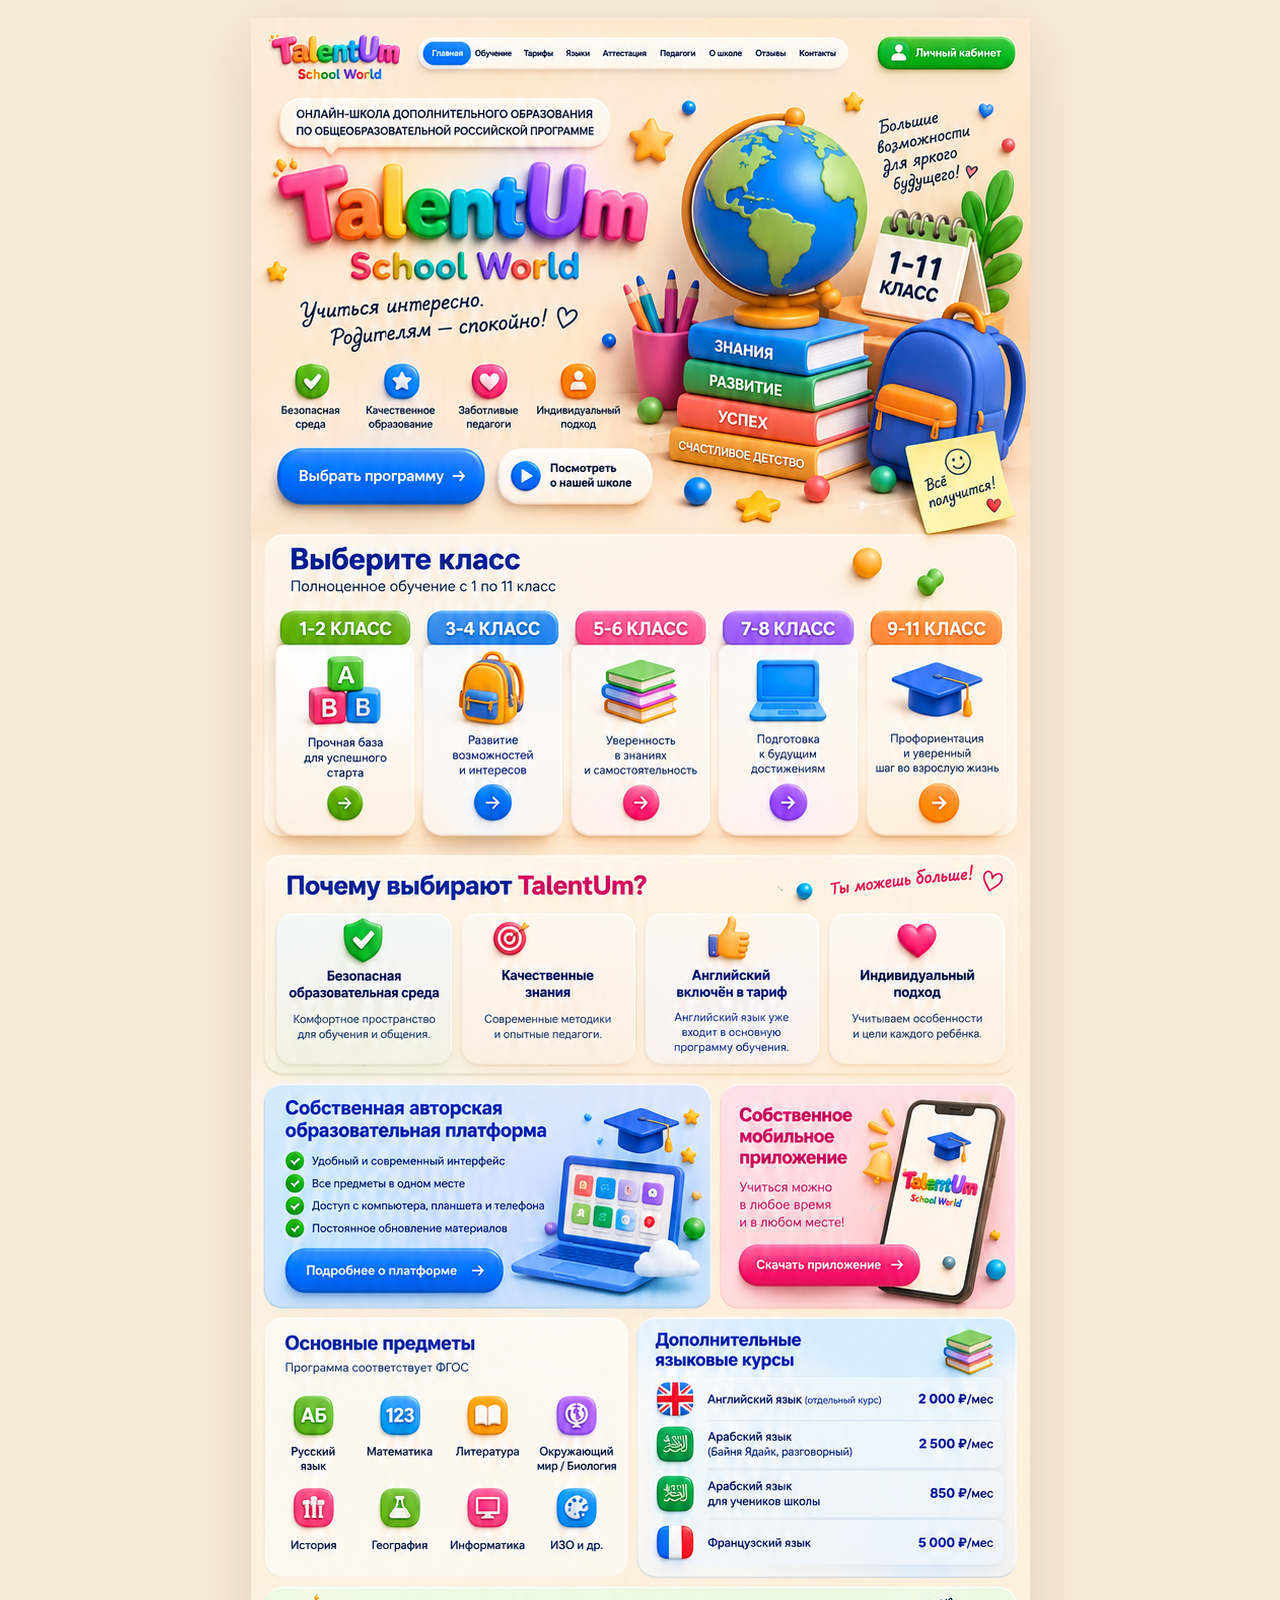
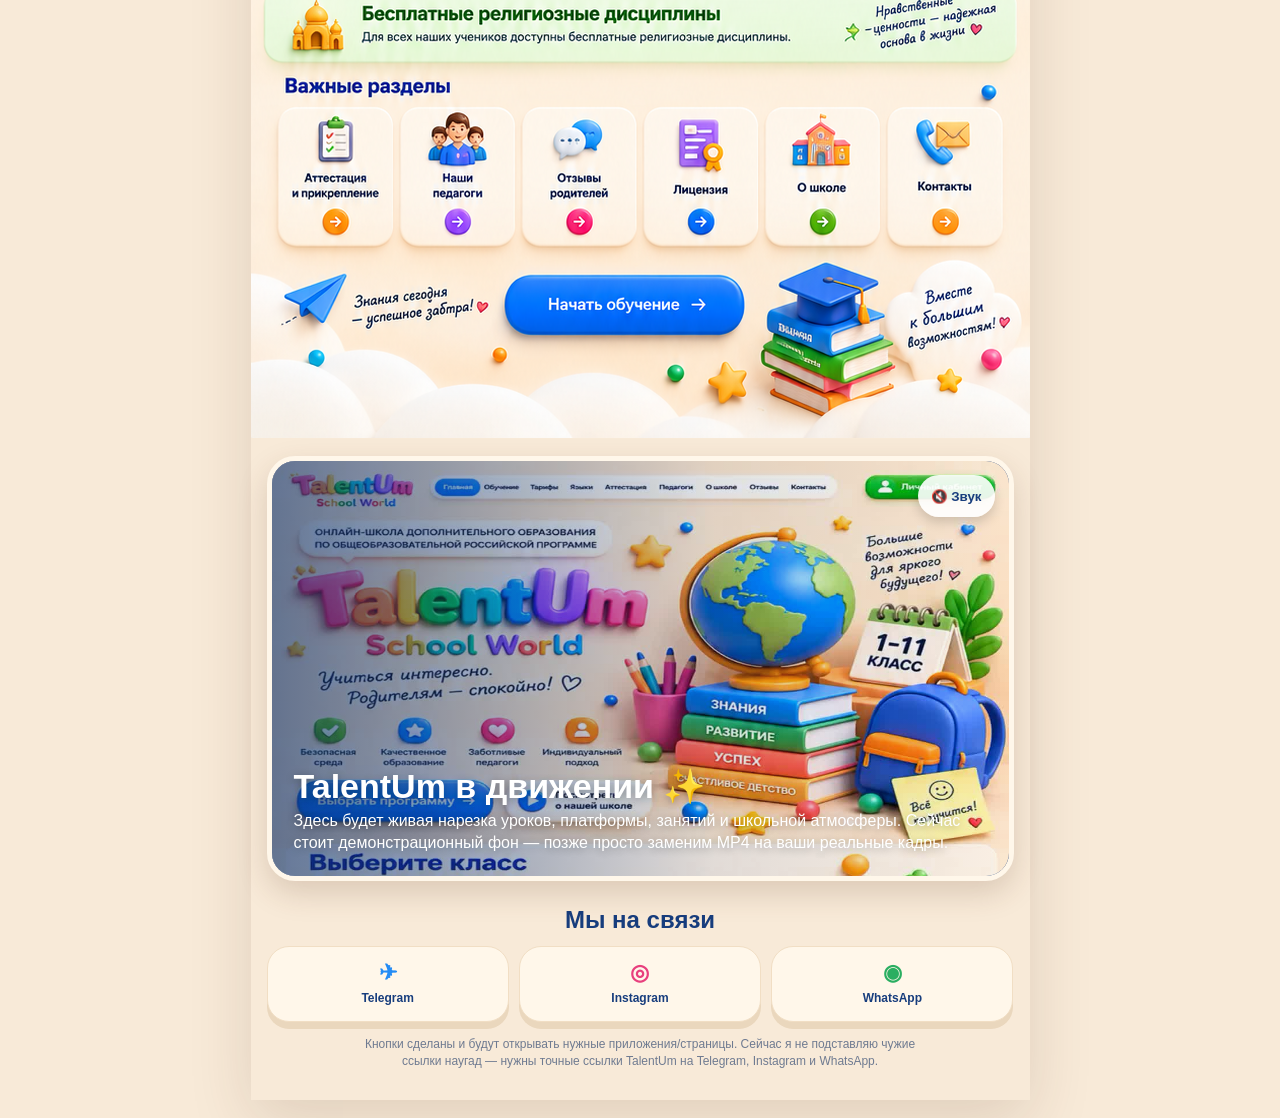
<file: index.html>
<!doctype html>
<html lang="ru">
<head>
<meta charset="utf-8">
<meta name="viewport" content="width=device-width,initial-scale=1,viewport-fit=cover">
<title>TalentUm School World</title>
<meta name="theme-color" content="#f8ead8">
<style>
*{box-sizing:border-box}html{background:#f8ead8}body{margin:0;background:#f8ead8;font-family:Arial,sans-serif;color:#173d7d;display:flex;justify-content:center}.site{width:min(100%,779px);position:relative}.page{position:relative;width:100%;line-height:0}.page>img{display:block;width:100%;height:auto}.hot{position:absolute;display:block;border-radius:18px;outline:0}.hot:focus-visible{box-shadow:0 0 0 4px rgba(40,125,255,.55)}
/* top nav */
.h-edu{left:25.3%;top:.7%;width:8%;height:1.8%}.h-price{left:34%;top:.7%;width:6%;height:1.8%}.h-lang{left:40.5%;top:.7%;width:6%;height:1.8%}.h-att{left:47%;top:.7%;width:8%;height:1.8%}.h-teach{left:56%;top:.7%;width:7%;height:1.8%}.h-about{left:64%;top:.7%;width:7%;height:1.8%}.h-rev{left:72%;top:.7%;width:6%;height:1.8%}.h-cont{left:79%;top:.7%;width:7%;height:1.8%}.h-login{left:85%;top:.3%;width:13%;height:2.2%}
/* hero */
.h-program{left:3%;top:16.2%;width:29%;height:3.7%}.h-about2{left:33%;top:16.2%;width:25%;height:3.7%}
/* class cards */
.h-c1{left:2.5%;top:23.2%;width:18%;height:9.3%}.h-c2{left:21%;top:23.2%;width:18%;height:9.3%}.h-c3{left:39.5%;top:23.2%;width:18%;height:9.3%}.h-c4{left:58%;top:23.2%;width:18%;height:9.3%}.h-c5{left:76.5%;top:23.2%;width:20%;height:9.3%}
/* platform */
.h-platform{left:2.5%;top:47.5%;width:55%;height:9.7%}.h-app{left:59%;top:47.5%;width:38%;height:9.7%}.h-langs{left:48%;top:58.7%;width:48%;height:10.6%}
/* important */
.h-att2{left:3%;top:75.5%;width:15%;height:8.2%}.h-teach2{left:19%;top:75.5%;width:15%;height:8.2%}.h-rev2{left:35%;top:75.5%;width:15%;height:8.2%}.h-lic{left:51%;top:75.5%;width:15%;height:8.2%}.h-about3{left:67%;top:75.5%;width:14%;height:8.2%}.h-cont2{left:82%;top:75.5%;width:15%;height:8.2%}.h-start{left:31%;top:87.1%;width:38%;height:3.9%}
.extra{padding:18px 16px 30px;background:#f8ead8}.video-card{position:relative;overflow:hidden;border-radius:28px;background:#173d7d;box-shadow:0 12px 30px rgba(86,52,25,.18);border:5px solid #fff7ea}.video-card video{width:100%;aspect-ratio:16/9;object-fit:cover;display:block;filter:saturate(1.06)}.video-shade{position:absolute;inset:0;background:linear-gradient(90deg,rgba(13,49,106,.64),rgba(13,49,106,.12) 60%,rgba(13,49,106,.02));pointer-events:none}.video-copy{position:absolute;left:22px;bottom:22px;right:22px;color:#fff;text-shadow:0 2px 8px rgba(0,0,0,.3)}.video-copy b{display:block;font-size:clamp(20px,5vw,34px);line-height:1.05;margin-bottom:6px}.video-copy span{font-size:clamp(12px,2.7vw,16px);line-height:1.35}.sound{position:absolute;right:14px;top:14px;border:0;border-radius:999px;background:rgba(255,255,255,.9);color:#173d7d;font-weight:800;padding:10px 13px;min-height:42px;box-shadow:0 5px 12px rgba(0,0,0,.16)}
.social-title{text-align:center;font-size:24px;font-weight:900;margin:25px 0 12px}.social-row{display:grid;grid-template-columns:repeat(3,1fr);gap:10px}.social{min-height:76px;border:0;border-radius:22px;background:#fff7ea;color:#173d7d;text-decoration:none;display:flex;flex-direction:column;align-items:center;justify-content:center;font-weight:900;box-shadow:0 7px 0 #ead7bd;border:1px solid #f1dec4;transition:.18s transform}.social strong{font-size:22px;line-height:1}.social span{font-size:12px;margin-top:7px}.social.tg strong{color:#248cf5}.social.ig strong{color:#e83f7d}.social.wa strong{color:#2aae61}.social-note{font-size:12px;line-height:1.45;color:#6f7b91;text-align:center;margin:14px auto 0;max-width:560px}.toast{display:none;margin-top:12px;border-radius:16px;background:#fff1d8;padding:12px 14px;color:#6b5537;font-size:13px;line-height:1.4;text-align:center}.toast.show{display:block}
@media(hover:hover){.social:hover{transform:translateY(-2px)}}@media(max-width:520px){.extra{padding:12px 10px 24px}.video-card{border-radius:22px;border-width:3px}.video-copy{left:15px;bottom:15px;right:15px}.social-row{gap:7px}.social{min-height:68px;border-radius:18px}.social span{font-size:11px}.sound{right:9px;top:9px;padding:8px 10px;font-size:12px}}
@media(min-width:900px){body{padding:18px 0}.site{box-shadow:0 20px 60px rgba(77,44,18,.14)}}
</style>
</head>
<body>
<main class="site">
<section class="page">
<img src="home-design.png" alt="TalentUm School World — главная страница">
<a class="hot h-edu" href="education.html" aria-label="Обучение"></a><a class="hot h-price" href="pricing.html" aria-label="Тарифы"></a><a class="hot h-lang" href="languages.html" aria-label="Языки"></a><a class="hot h-att" href="attestation.html" aria-label="Аттестация"></a><a class="hot h-teach" href="teachers.html" aria-label="Педагоги"></a><a class="hot h-about" href="about.html" aria-label="О школе"></a><a class="hot h-rev" href="reviews.html" aria-label="Отзывы"></a><a class="hot h-cont" href="contacts.html" aria-label="Контакты"></a><a class="hot h-login" href="contacts.html" aria-label="Личный кабинет"></a>
<a class="hot h-program" href="education.html" aria-label="Выбрать программу"></a><a class="hot h-about2" href="about.html" aria-label="Посмотреть о школе"></a>
<a class="hot h-c1" href="education.html#1-2" aria-label="1–2 класс"></a><a class="hot h-c2" href="education.html#3-4" aria-label="3–4 класс"></a><a class="hot h-c3" href="education.html#5-6" aria-label="5–6 класс"></a><a class="hot h-c4" href="education.html#7-8" aria-label="7–8 класс"></a><a class="hot h-c5" href="education.html#9-11" aria-label="9–11 класс"></a>
<a class="hot h-platform" href="platform.html" aria-label="Наша платформа"></a><a class="hot h-app" href="platform.html#app" aria-label="Мобильное приложение"></a><a class="hot h-langs" href="languages.html" aria-label="Языковые курсы"></a>
<a class="hot h-att2" href="attestation.html" aria-label="Аттестация и прикрепление"></a><a class="hot h-teach2" href="teachers.html" aria-label="Педагоги"></a><a class="hot h-rev2" href="reviews.html" aria-label="Отзывы родителей"></a><a class="hot h-lic" href="license.html" aria-label="Лицензия"></a><a class="hot h-about3" href="about.html" aria-label="О школе"></a><a class="hot h-cont2" href="contacts.html" aria-label="Контакты"></a><a class="hot h-start" href="contacts.html" aria-label="Начать обучение"></a>
</section>
<section class="extra">
<div class="video-card">
<video id="schoolVideo" autoplay muted loop playsinline poster="video-poster.jpg" aria-label="Видео о TalentUm"><source src="school-preview.mp4" type="video/mp4"></video>
<div class="video-shade"></div><div class="video-copy"><b>TalentUm в движении ✨</b><span>Здесь будет живая нарезка уроков, платформы, занятий и школьной атмосферы. Сейчас стоит демонстрационный фон — позже просто заменим MP4 на ваши реальные кадры.</span></div><button class="sound" id="soundBtn" type="button" aria-label="Включить звук">🔇 Звук</button>
</div>
<div class="social-title">Мы на связи</div>
<div class="social-row">
<a class="social tg" href="#" data-social="telegram" aria-label="Telegram"><strong>✈</strong><span>Telegram</span></a>
<a class="social ig" href="#" data-social="instagram" aria-label="Instagram"><strong>◎</strong><span>Instagram</span></a>
<a class="social wa" href="#" data-social="whatsapp" aria-label="WhatsApp"><strong>◉</strong><span>WhatsApp</span></a>
</div>
<div id="socialToast" class="toast" role="status" aria-live="polite">Кнопка уже готова. Пришли мне ссылку на этот аккаунт — я вставлю её, и переход будет работать сразу.</div>
<p class="social-note">Кнопки сделаны и будут открывать нужные приложения/страницы. Сейчас я не подставляю чужие ссылки наугад — нужны точные ссылки TalentUm на Telegram, Instagram и WhatsApp.</p>
</section>
</main>
<script>
(function(){
const socialLinks={telegram:'',instagram:'',whatsapp:''};
const toast=document.getElementById('socialToast');
document.querySelectorAll('[data-social]').forEach(a=>a.addEventListener('click',e=>{const url=socialLinks[a.dataset.social];if(url){a.href=url;a.target='_blank';return;}e.preventDefault();toast.classList.add('show');setTimeout(()=>toast.classList.remove('show'),4200);}));
const v=document.getElementById('schoolVideo'),b=document.getElementById('soundBtn');b.addEventListener('click',()=>{v.muted=!v.muted;b.textContent=v.muted?'🔇 Звук':'🔊 Без звука';});
})();
</script>
</body></html>
</file>
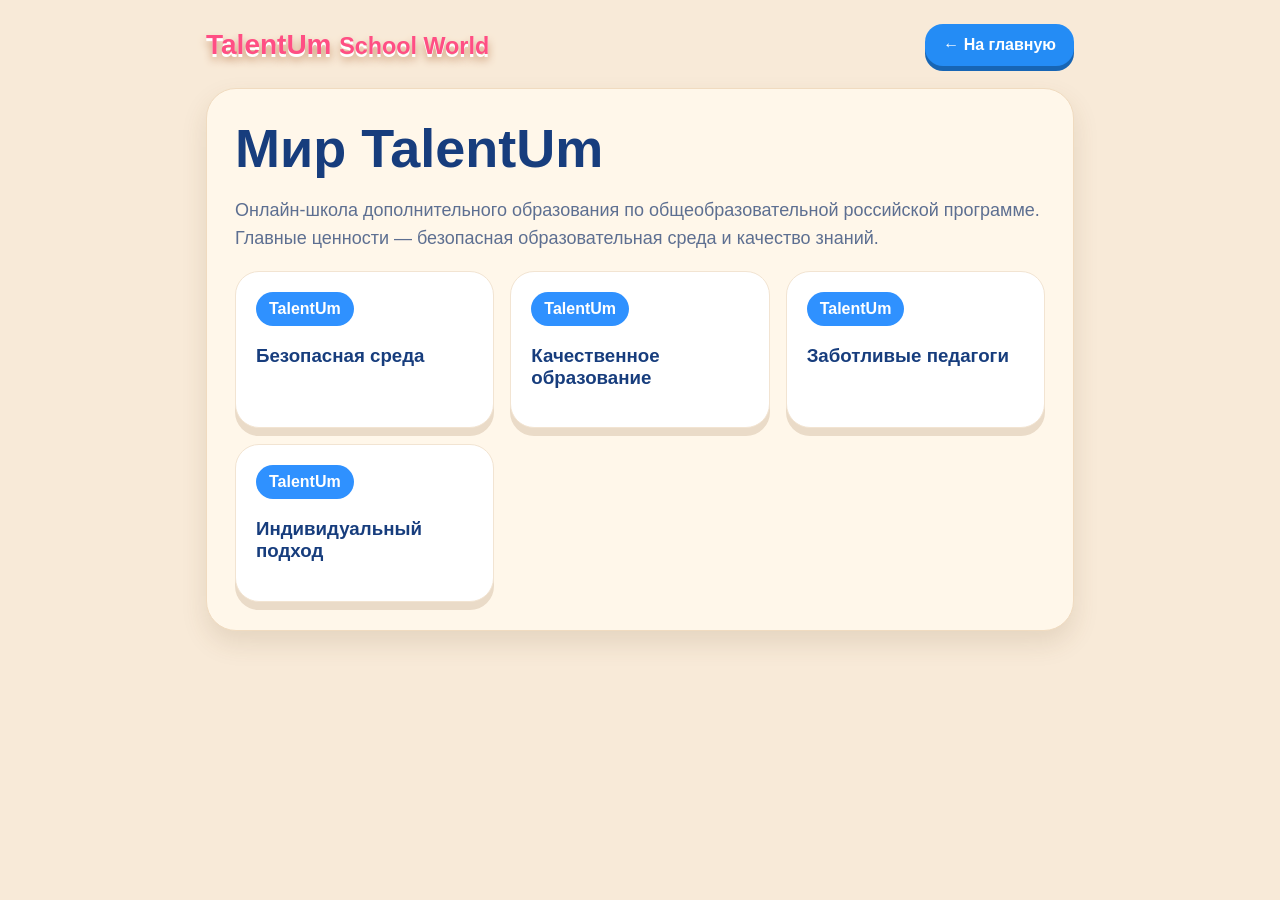
<file: about.html>
<!doctype html><html lang="ru"><head><meta charset="utf-8"><meta name="viewport" content="width=device-width,initial-scale=1"><title>Мир TalentUm — TalentUm</title><link rel="stylesheet" href="style.css"></head><body><div class="wrap"><div class="top"><div class="logo">TalentUm <small>School World</small></div><a class="back" href="index.html">← На главную</a></div><section class="hero"><h1>Мир TalentUm</h1><p>Онлайн-школа дополнительного образования по общеобразовательной российской программе. Главные ценности — безопасная образовательная среда и качество знаний.</p><div class="grid"><div class="card"><span class="badge">TalentUm</span><h3>Безопасная среда</h3></div><div class="card"><span class="badge">TalentUm</span><h3>Качественное образование</h3></div><div class="card"><span class="badge">TalentUm</span><h3>Заботливые педагоги</h3></div><div class="card"><span class="badge">TalentUm</span><h3>Индивидуальный подход</h3></div></div></section></div></body></html>
</file>
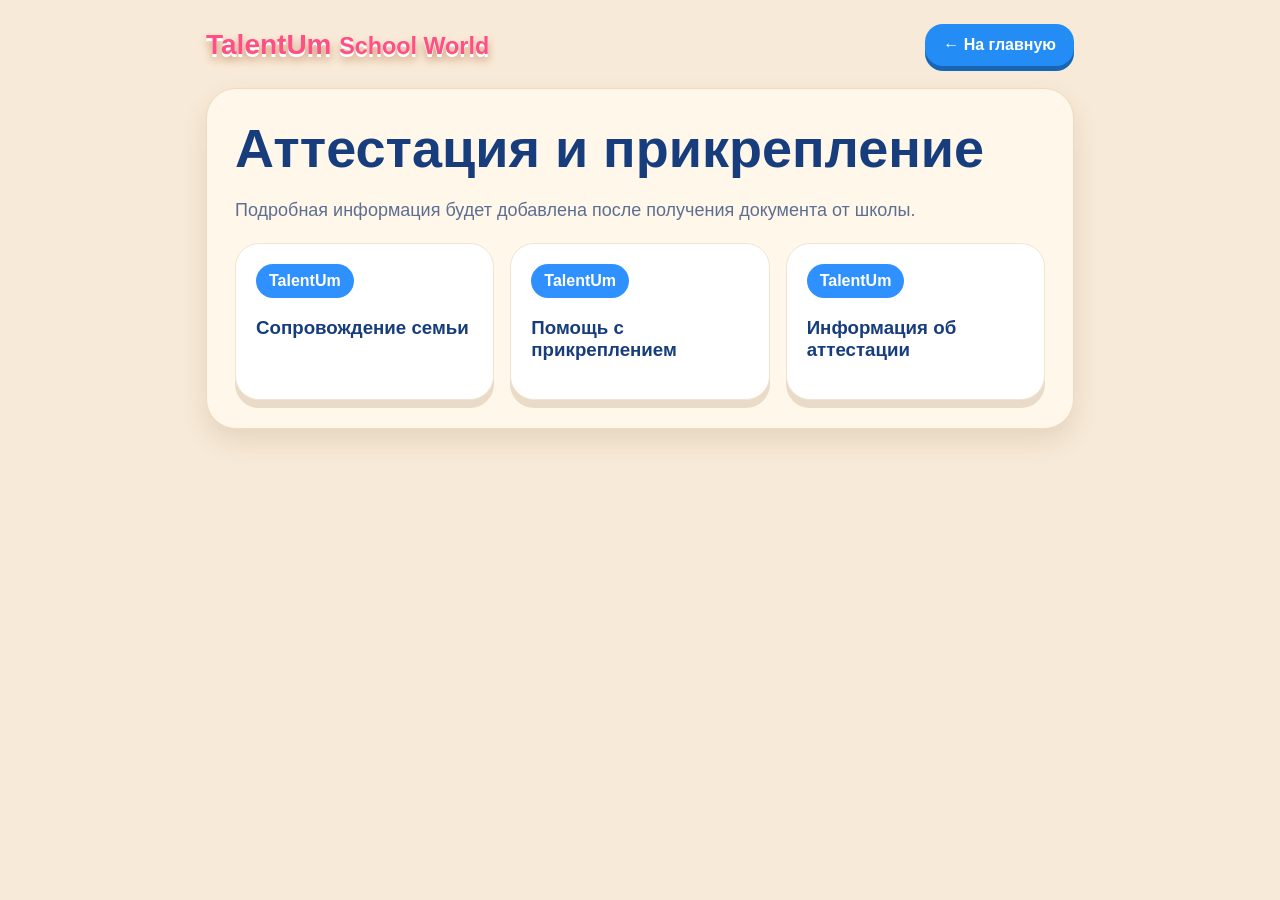
<file: attestation.html>
<!doctype html><html lang="ru"><head><meta charset="utf-8"><meta name="viewport" content="width=device-width,initial-scale=1"><title>Аттестация и прикрепление — TalentUm</title><link rel="stylesheet" href="style.css"></head><body><div class="wrap"><div class="top"><div class="logo">TalentUm <small>School World</small></div><a class="back" href="index.html">← На главную</a></div><section class="hero"><h1>Аттестация и прикрепление</h1><p>Подробная информация будет добавлена после получения документа от школы.</p><div class="grid"><div class="card"><span class="badge">TalentUm</span><h3>Сопровождение семьи</h3></div><div class="card"><span class="badge">TalentUm</span><h3>Помощь с прикреплением</h3></div><div class="card"><span class="badge">TalentUm</span><h3>Информация об аттестации</h3></div></div></section></div></body></html>
</file>
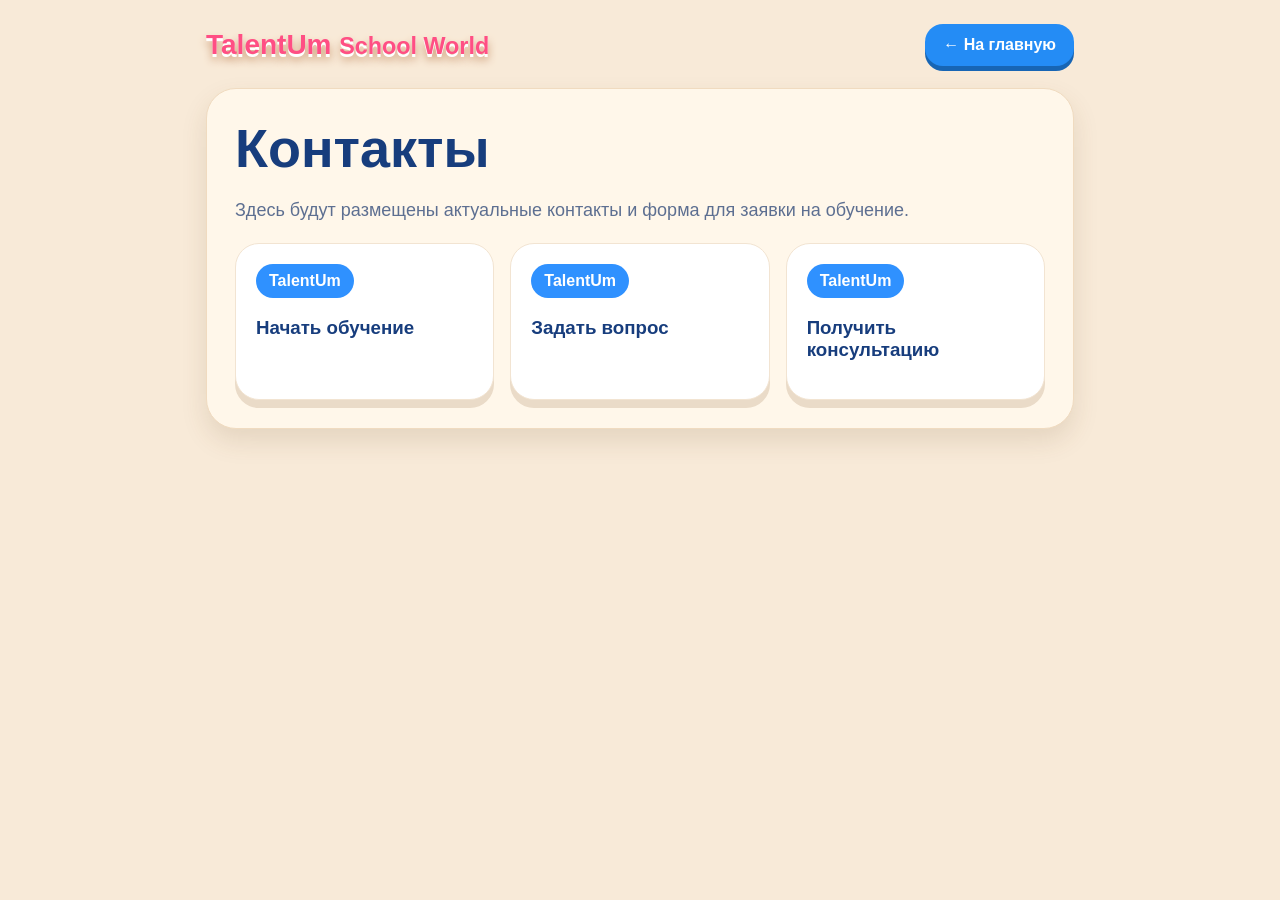
<file: contacts.html>
<!doctype html><html lang="ru"><head><meta charset="utf-8"><meta name="viewport" content="width=device-width,initial-scale=1"><title>Контакты — TalentUm</title><link rel="stylesheet" href="style.css"></head><body><div class="wrap"><div class="top"><div class="logo">TalentUm <small>School World</small></div><a class="back" href="index.html">← На главную</a></div><section class="hero"><h1>Контакты</h1><p>Здесь будут размещены актуальные контакты и форма для заявки на обучение.</p><div class="grid"><div class="card"><span class="badge">TalentUm</span><h3>Начать обучение</h3></div><div class="card"><span class="badge">TalentUm</span><h3>Задать вопрос</h3></div><div class="card"><span class="badge">TalentUm</span><h3>Получить консультацию</h3></div></div></section></div></body></html>
</file>
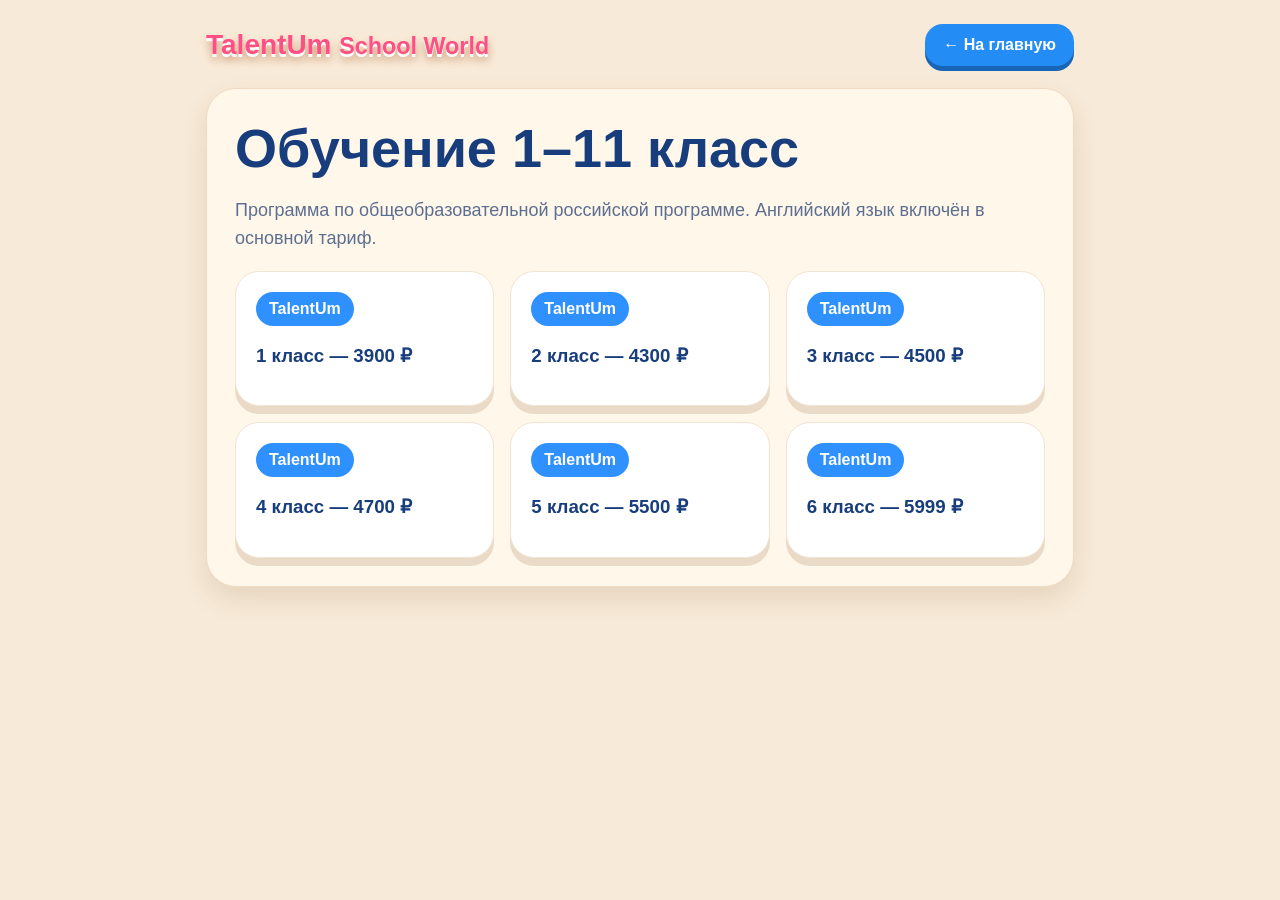
<file: education.html>
<!doctype html><html lang="ru"><head><meta charset="utf-8"><meta name="viewport" content="width=device-width,initial-scale=1"><title>Обучение 1–11 класс — TalentUm</title><link rel="stylesheet" href="style.css"></head><body><div class="wrap"><div class="top"><div class="logo">TalentUm <small>School World</small></div><a class="back" href="index.html">← На главную</a></div><section class="hero"><h1>Обучение 1–11 класс</h1><p>Программа по общеобразовательной российской программе. Английский язык включён в основной тариф.</p><div class="grid"><div class="card"><span class="badge">TalentUm</span><h3>1 класс — 3900 ₽</h3></div><div class="card"><span class="badge">TalentUm</span><h3>2 класс — 4300 ₽</h3></div><div class="card"><span class="badge">TalentUm</span><h3>3 класс — 4500 ₽</h3></div><div class="card"><span class="badge">TalentUm</span><h3>4 класс — 4700 ₽</h3></div><div class="card"><span class="badge">TalentUm</span><h3>5 класс — 5500 ₽</h3></div><div class="card"><span class="badge">TalentUm</span><h3>6 класс — 5999 ₽</h3></div></div></section></div></body></html>
</file>
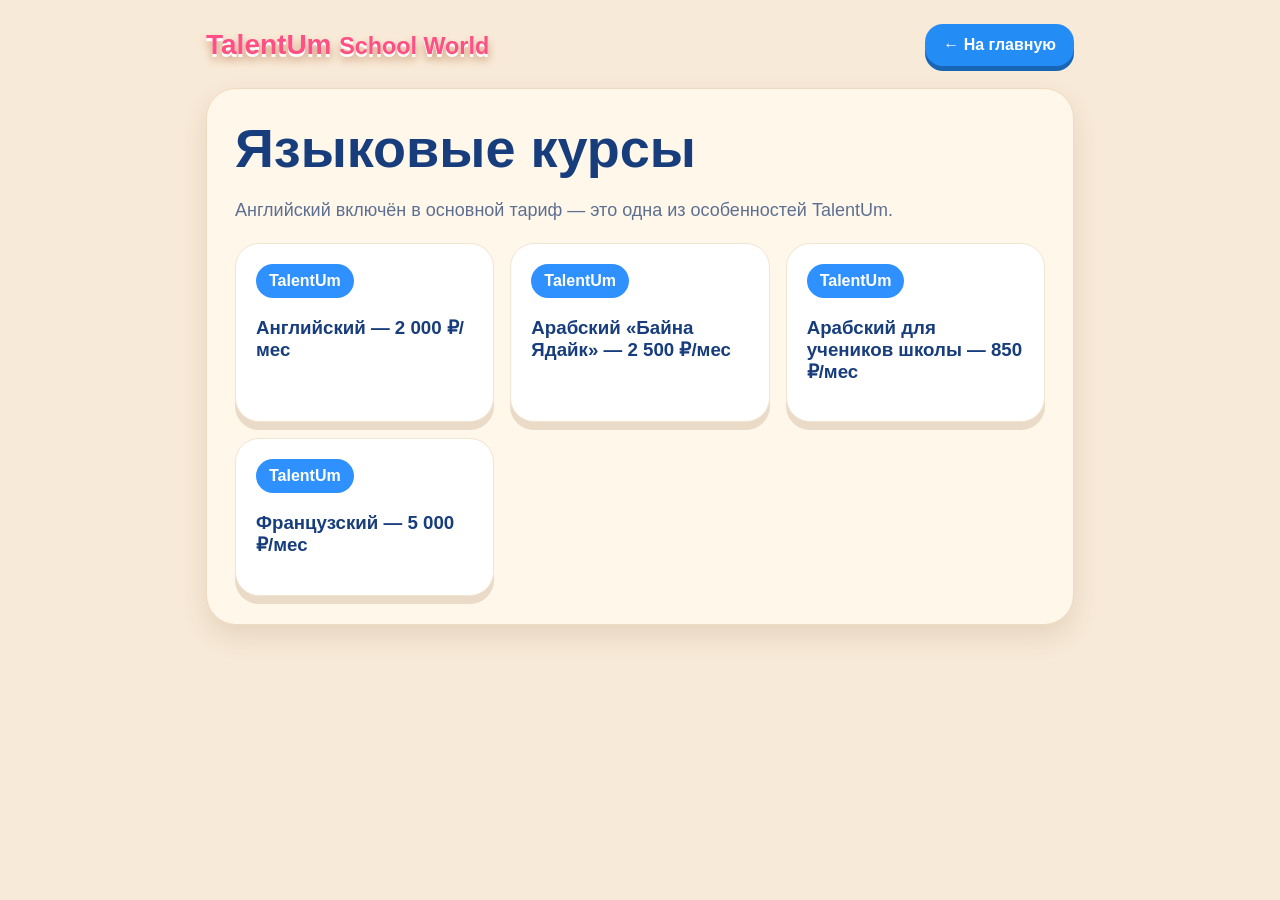
<file: languages.html>
<!doctype html><html lang="ru"><head><meta charset="utf-8"><meta name="viewport" content="width=device-width,initial-scale=1"><title>Языковые курсы — TalentUm</title><link rel="stylesheet" href="style.css"></head><body><div class="wrap"><div class="top"><div class="logo">TalentUm <small>School World</small></div><a class="back" href="index.html">← На главную</a></div><section class="hero"><h1>Языковые курсы</h1><p>Английский включён в основной тариф — это одна из особенностей TalentUm.</p><div class="grid"><div class="card"><span class="badge">TalentUm</span><h3>Английский — 2 000 ₽/мес</h3></div><div class="card"><span class="badge">TalentUm</span><h3>Арабский «Байна Ядайк» — 2 500 ₽/мес</h3></div><div class="card"><span class="badge">TalentUm</span><h3>Арабский для учеников школы — 850 ₽/мес</h3></div><div class="card"><span class="badge">TalentUm</span><h3>Французский — 5 000 ₽/мес</h3></div></div></section></div></body></html>
</file>
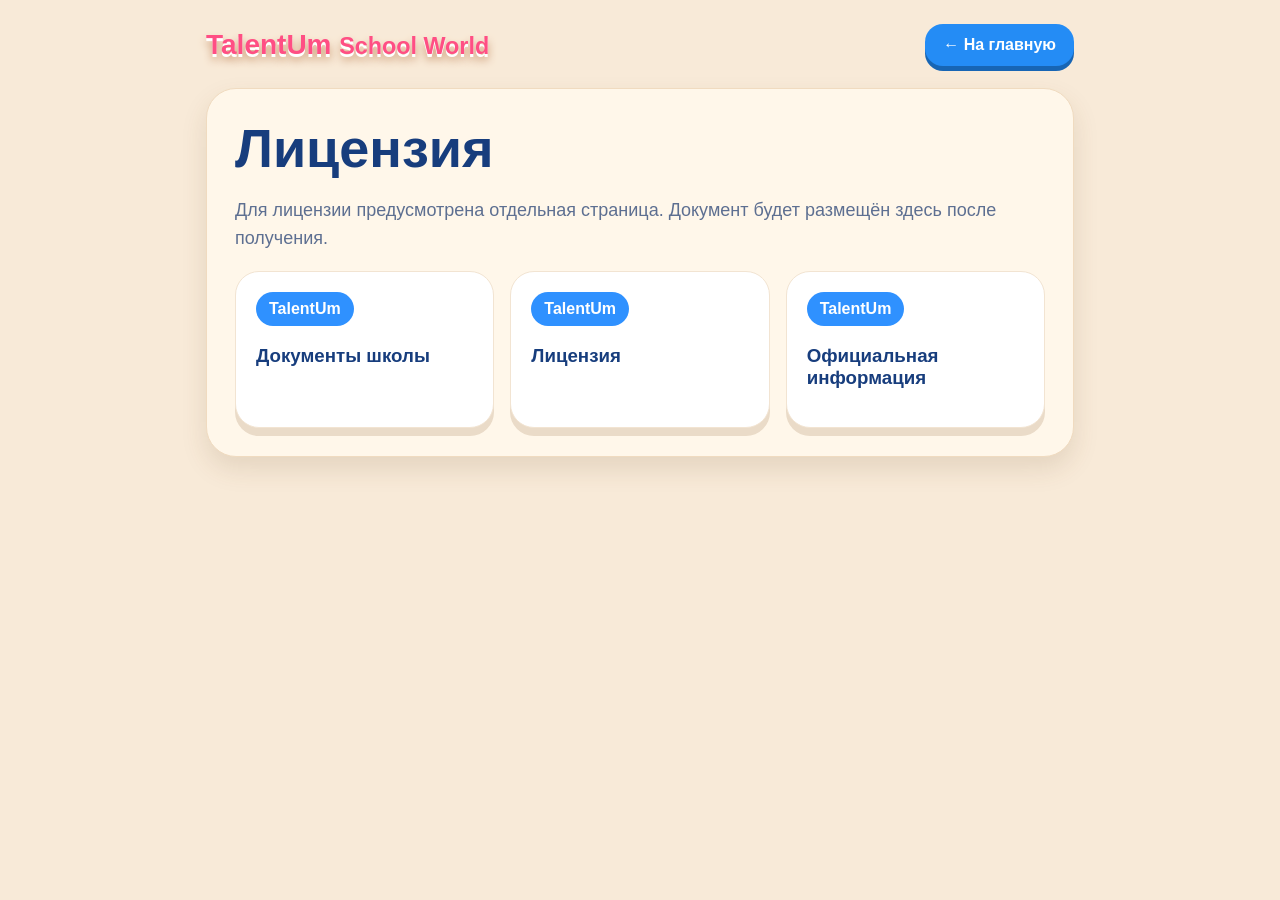
<file: license.html>
<!doctype html><html lang="ru"><head><meta charset="utf-8"><meta name="viewport" content="width=device-width,initial-scale=1"><title>Лицензия — TalentUm</title><link rel="stylesheet" href="style.css"></head><body><div class="wrap"><div class="top"><div class="logo">TalentUm <small>School World</small></div><a class="back" href="index.html">← На главную</a></div><section class="hero"><h1>Лицензия</h1><p>Для лицензии предусмотрена отдельная страница. Документ будет размещён здесь после получения.</p><div class="grid"><div class="card"><span class="badge">TalentUm</span><h3>Документы школы</h3></div><div class="card"><span class="badge">TalentUm</span><h3>Лицензия</h3></div><div class="card"><span class="badge">TalentUm</span><h3>Официальная информация</h3></div></div></section></div></body></html>
</file>
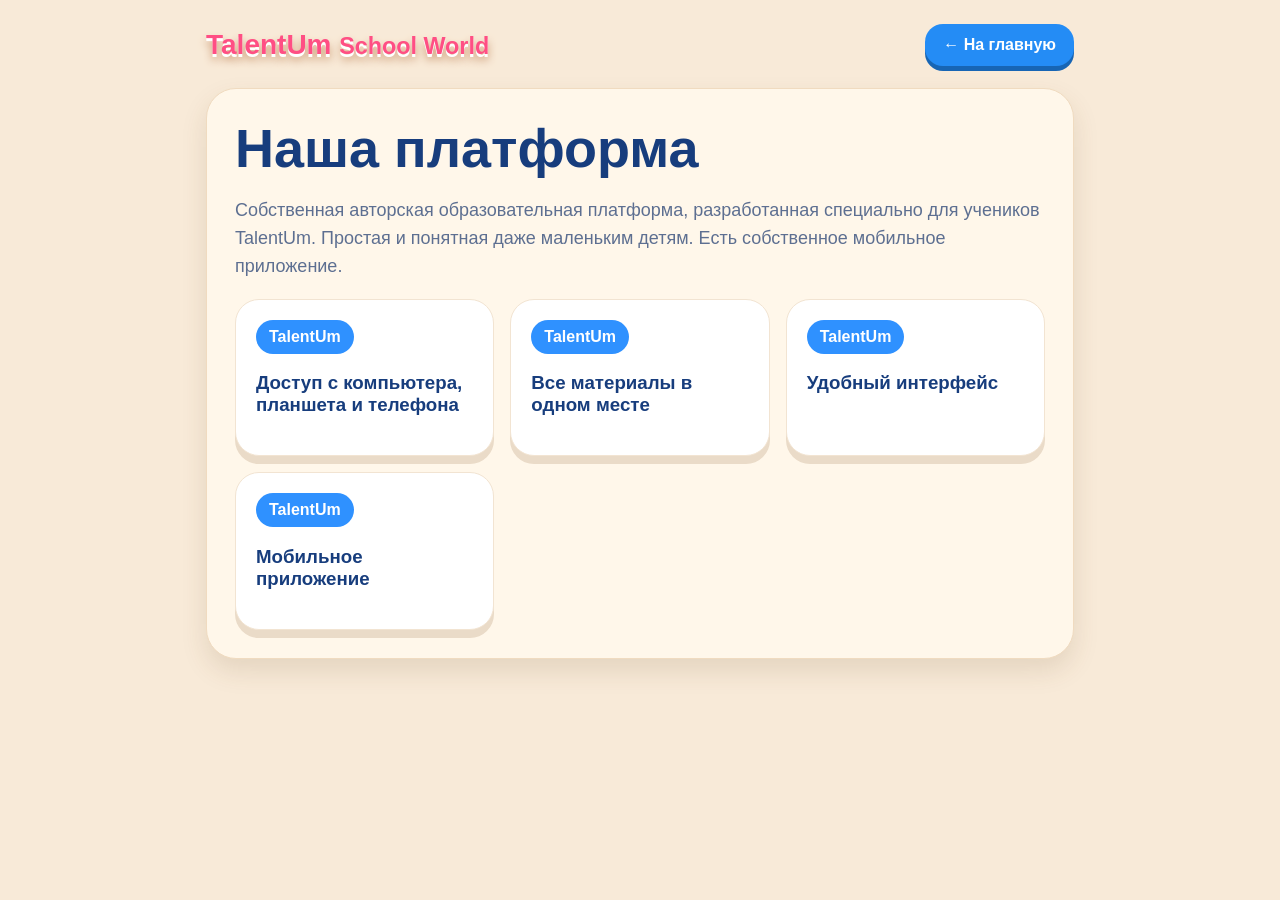
<file: platform.html>
<!doctype html><html lang="ru"><head><meta charset="utf-8"><meta name="viewport" content="width=device-width,initial-scale=1"><title>Наша платформа — TalentUm</title><link rel="stylesheet" href="style.css"></head><body><div class="wrap"><div class="top"><div class="logo">TalentUm <small>School World</small></div><a class="back" href="index.html">← На главную</a></div><section class="hero"><h1>Наша платформа</h1><p>Собственная авторская образовательная платформа, разработанная специально для учеников TalentUm. Простая и понятная даже маленьким детям. Есть собственное мобильное приложение.</p><div class="grid"><div class="card"><span class="badge">TalentUm</span><h3>Доступ с компьютера, планшета и телефона</h3></div><div class="card"><span class="badge">TalentUm</span><h3>Все материалы в одном месте</h3></div><div class="card"><span class="badge">TalentUm</span><h3>Удобный интерфейс</h3></div><div class="card"><span class="badge">TalentUm</span><h3>Мобильное приложение</h3></div></div></section></div></body></html>
</file>
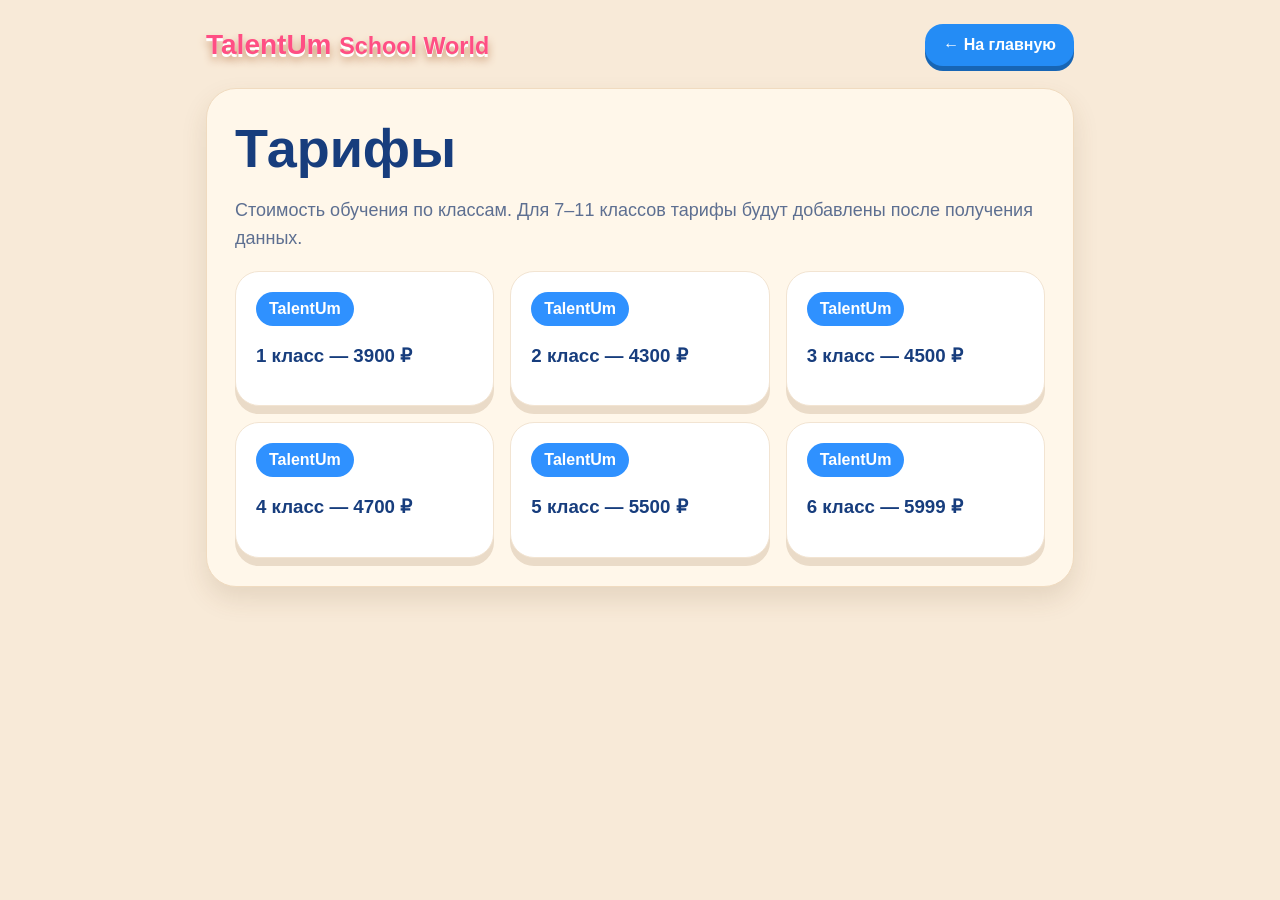
<file: pricing.html>
<!doctype html><html lang="ru"><head><meta charset="utf-8"><meta name="viewport" content="width=device-width,initial-scale=1"><title>Тарифы — TalentUm</title><link rel="stylesheet" href="style.css"></head><body><div class="wrap"><div class="top"><div class="logo">TalentUm <small>School World</small></div><a class="back" href="index.html">← На главную</a></div><section class="hero"><h1>Тарифы</h1><p>Стоимость обучения по классам. Для 7–11 классов тарифы будут добавлены после получения данных.</p><div class="grid"><div class="card"><span class="badge">TalentUm</span><h3>1 класс — 3900 ₽</h3></div><div class="card"><span class="badge">TalentUm</span><h3>2 класс — 4300 ₽</h3></div><div class="card"><span class="badge">TalentUm</span><h3>3 класс — 4500 ₽</h3></div><div class="card"><span class="badge">TalentUm</span><h3>4 класс — 4700 ₽</h3></div><div class="card"><span class="badge">TalentUm</span><h3>5 класс — 5500 ₽</h3></div><div class="card"><span class="badge">TalentUm</span><h3>6 класс — 5999 ₽</h3></div></div></section></div></body></html>
</file>
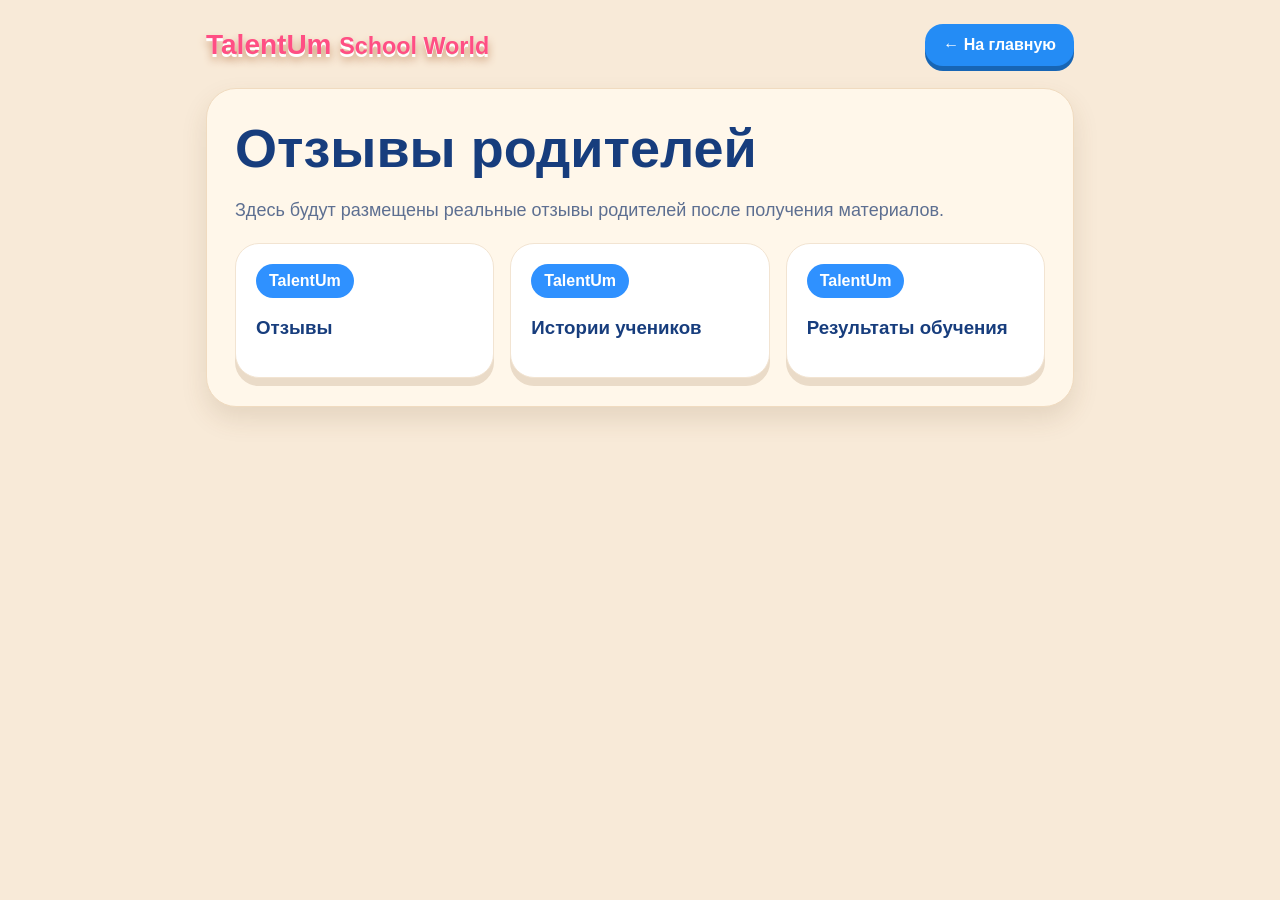
<file: reviews.html>
<!doctype html><html lang="ru"><head><meta charset="utf-8"><meta name="viewport" content="width=device-width,initial-scale=1"><title>Отзывы родителей — TalentUm</title><link rel="stylesheet" href="style.css"></head><body><div class="wrap"><div class="top"><div class="logo">TalentUm <small>School World</small></div><a class="back" href="index.html">← На главную</a></div><section class="hero"><h1>Отзывы родителей</h1><p>Здесь будут размещены реальные отзывы родителей после получения материалов.</p><div class="grid"><div class="card"><span class="badge">TalentUm</span><h3>Отзывы</h3></div><div class="card"><span class="badge">TalentUm</span><h3>Истории учеников</h3></div><div class="card"><span class="badge">TalentUm</span><h3>Результаты обучения</h3></div></div></section></div></body></html>
</file>
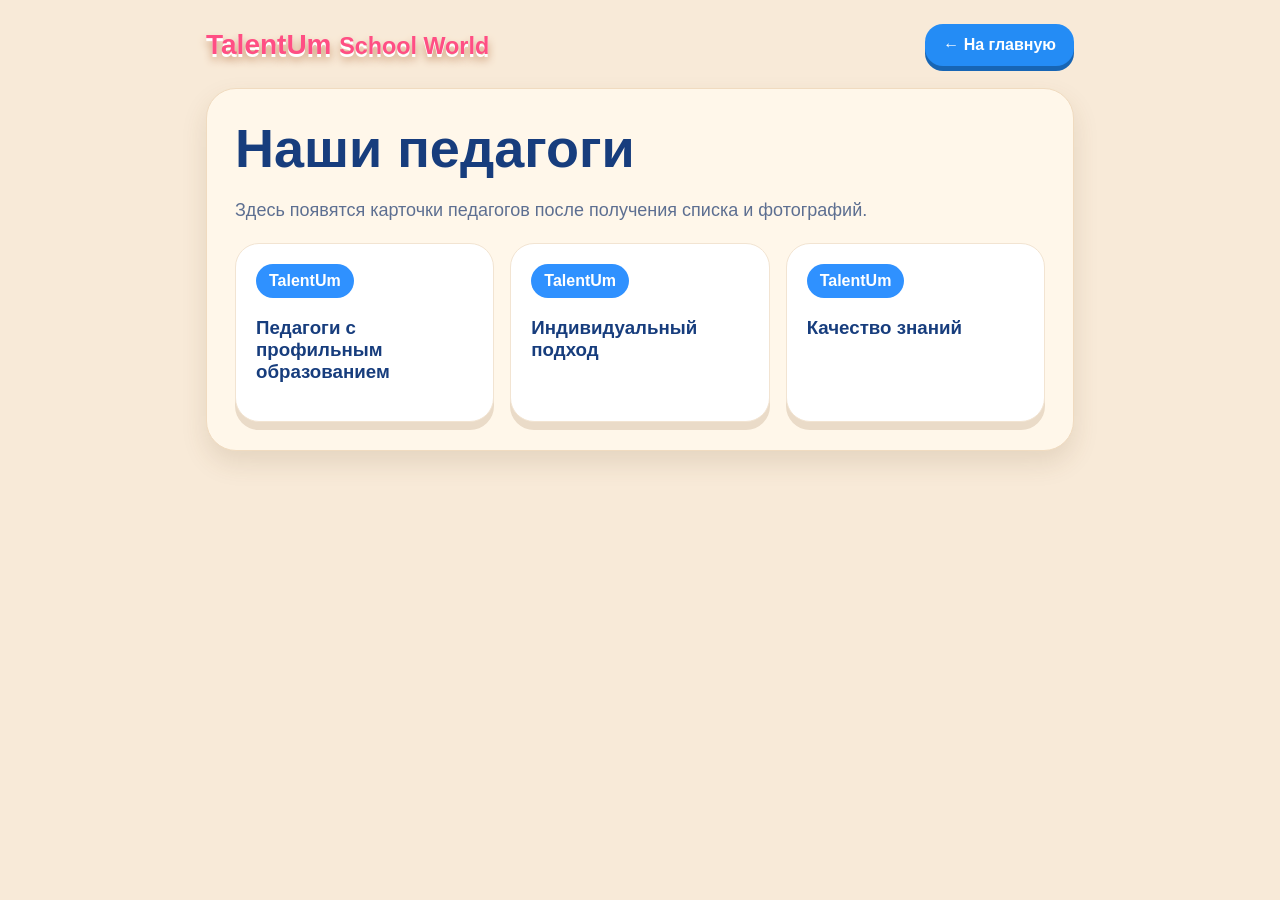
<file: teachers.html>
<!doctype html><html lang="ru"><head><meta charset="utf-8"><meta name="viewport" content="width=device-width,initial-scale=1"><title>Наши педагоги — TalentUm</title><link rel="stylesheet" href="style.css"></head><body><div class="wrap"><div class="top"><div class="logo">TalentUm <small>School World</small></div><a class="back" href="index.html">← На главную</a></div><section class="hero"><h1>Наши педагоги</h1><p>Здесь появятся карточки педагогов после получения списка и фотографий.</p><div class="grid"><div class="card"><span class="badge">TalentUm</span><h3>Педагоги с профильным образованием</h3></div><div class="card"><span class="badge">TalentUm</span><h3>Индивидуальный подход</h3></div><div class="card"><span class="badge">TalentUm</span><h3>Качество знаний</h3></div></div></section></div></body></html>
</file>
<file: style.css>
*{box-sizing:border-box}body{margin:0;background:#f8ead8;color:#173d7d;font-family:Arial,sans-serif}.wrap{max-width:900px;margin:auto;padding:24px 16px 56px}.top{display:flex;align-items:center;justify-content:space-between;gap:12px;margin-bottom:22px}.logo{font-size:28px;font-weight:900;color:#ff4f84;text-shadow:0 3px 0 #fff,0 6px 8px #c48c63}.back{display:inline-block;background:#248cf5;color:#fff;text-decoration:none;padding:12px 18px;border-radius:18px;box-shadow:0 5px 0 #1765b4;font-weight:800}.hero{background:#fff7ea;border-radius:30px;padding:28px;box-shadow:0 12px 26px rgba(99,67,31,.13);border:1px solid #f0dbc0}.hero h1{font-size:clamp(30px,7vw,54px);margin:0 0 12px}.hero p{font-size:18px;line-height:1.55;color:#5d6f91}.grid{display:grid;grid-template-columns:repeat(auto-fit,minmax(220px,1fr));gap:16px;margin-top:18px}.card{background:#fff;border-radius:24px;padding:20px;box-shadow:0 8px 0 #eadbc8;border:1px solid #f2e4d2}.badge{display:inline-block;padding:8px 13px;border-radius:999px;background:#2f91ff;color:#fff;font-weight:800}.price{font-size:30px;font-weight:900;margin-top:10px}.note{background:#eef9e7;border-radius:22px;padding:18px;margin-top:18px;color:#236026}.pink{background:#fff0f5}.blue{background:#eef6ff}.green{background:#f0fae8}@media(max-width:560px){.top{align-items:flex-start}.hero{padding:20px}.hero p{font-size:16px}}
</file>
